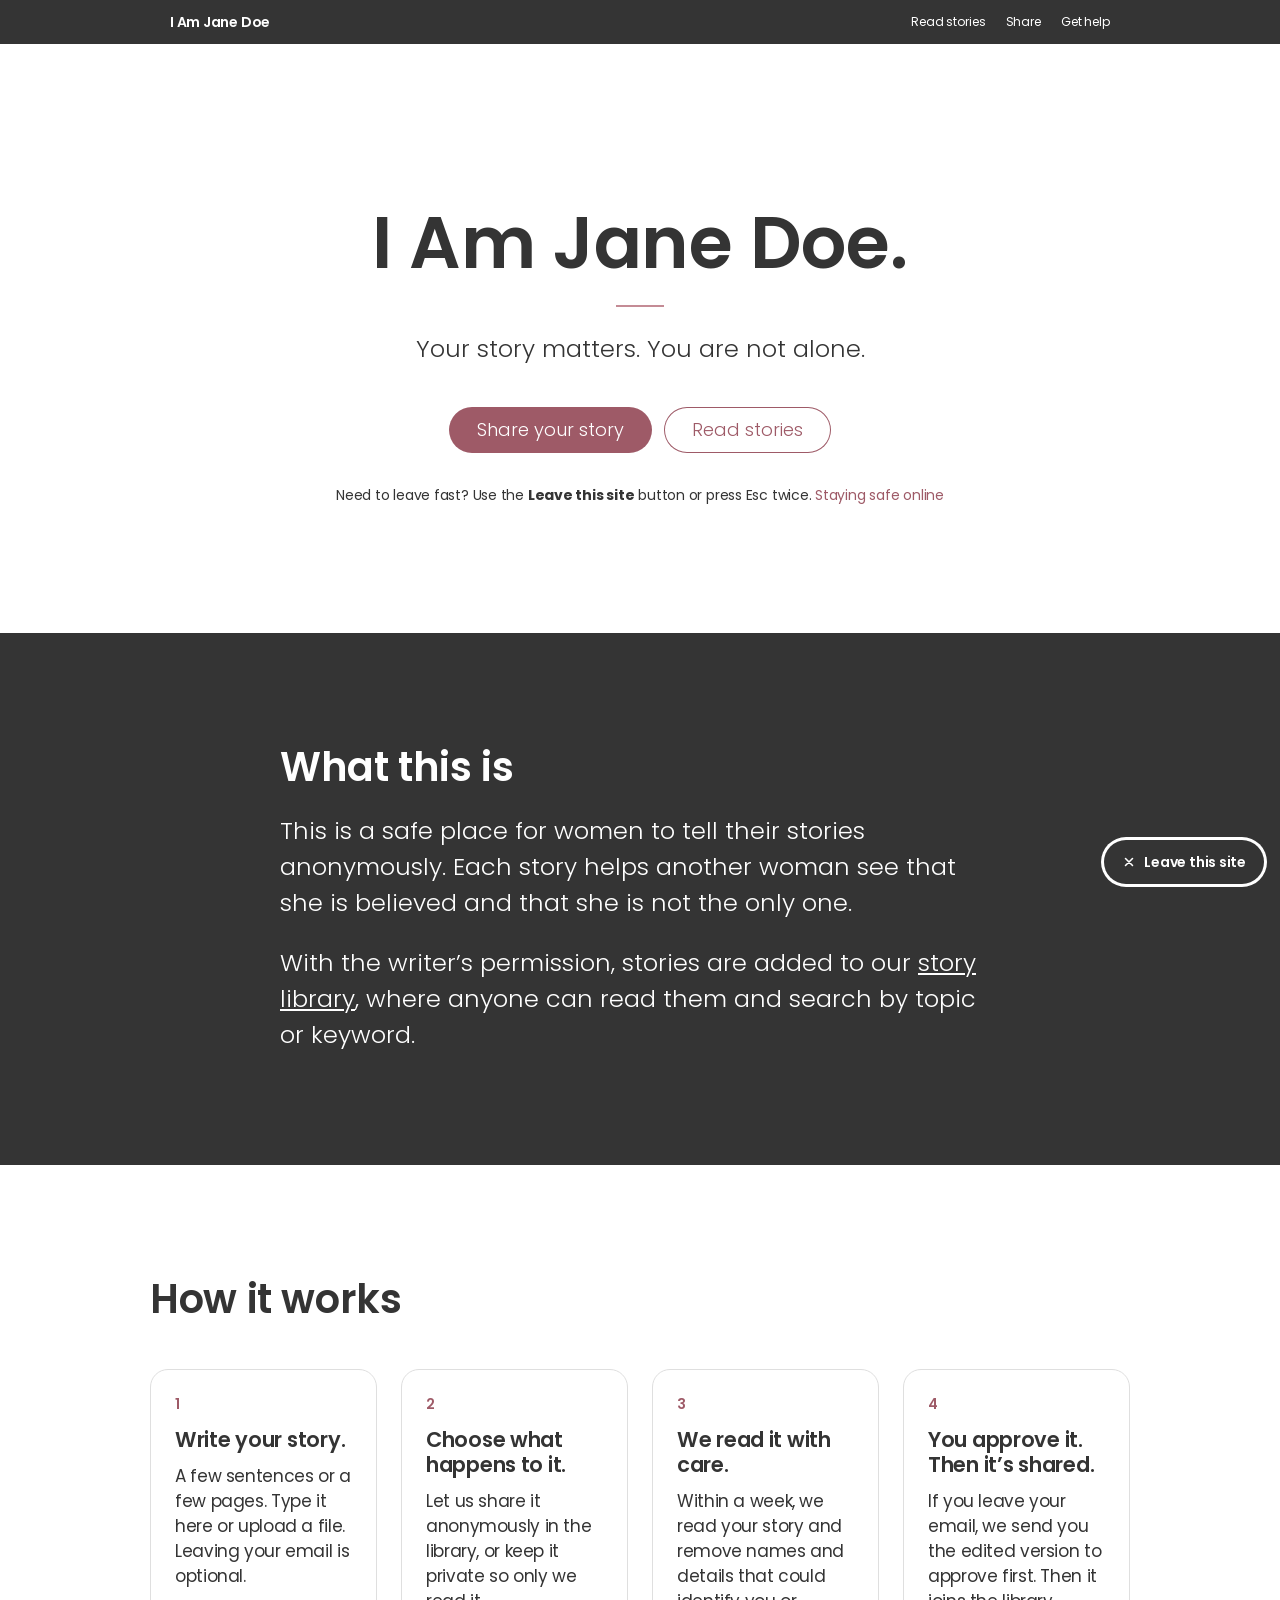
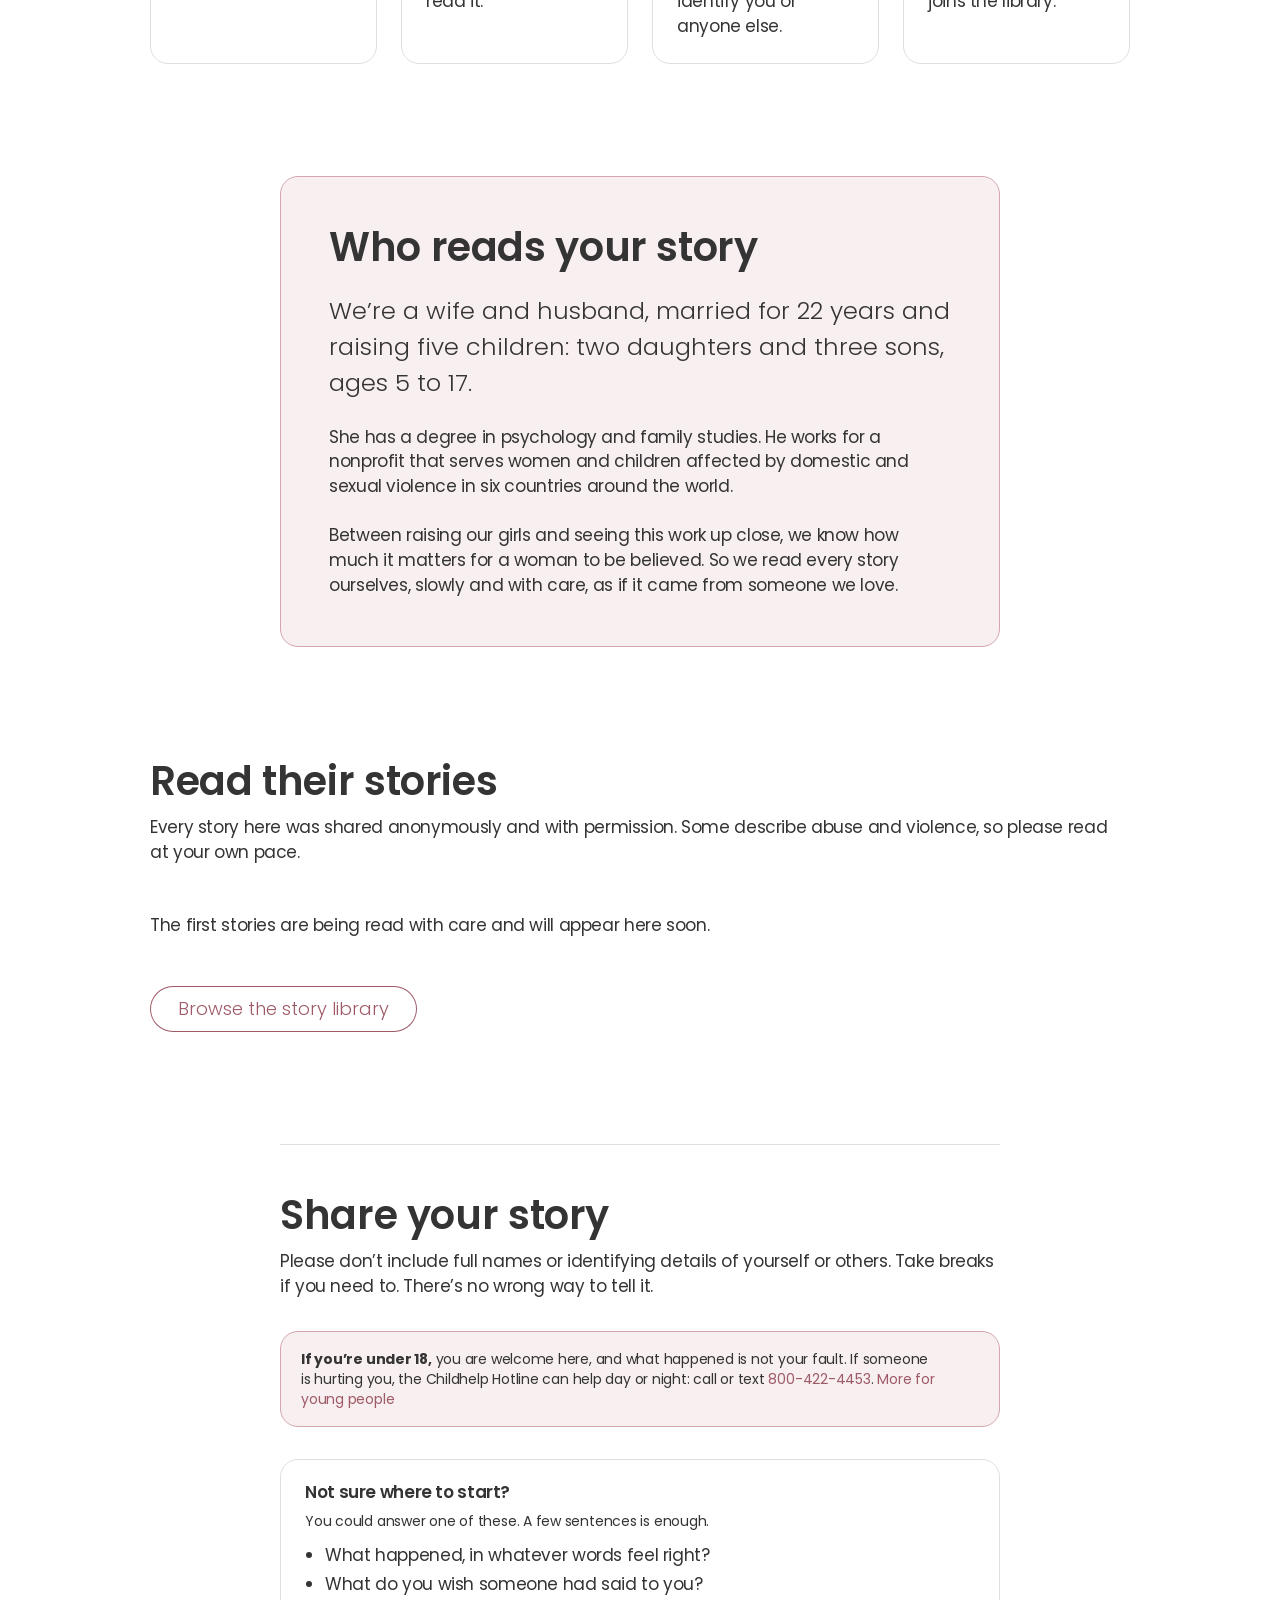
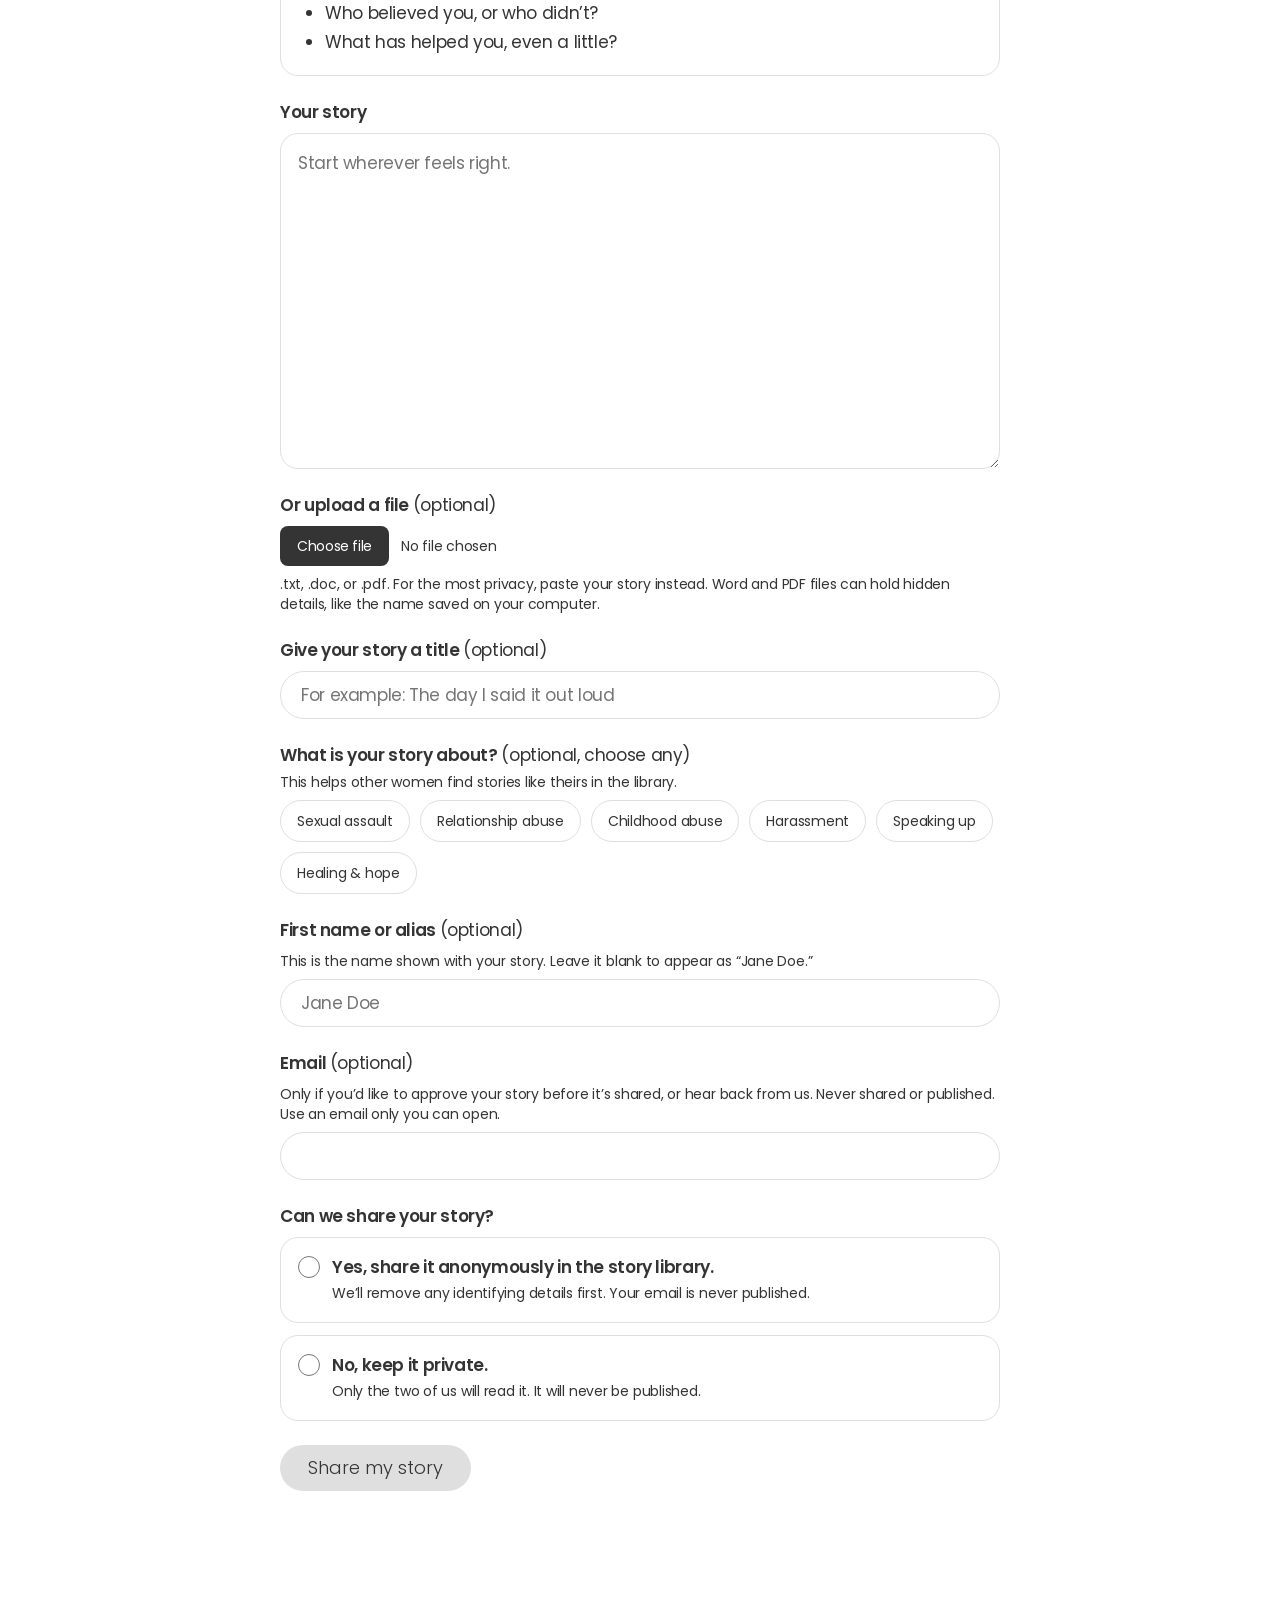
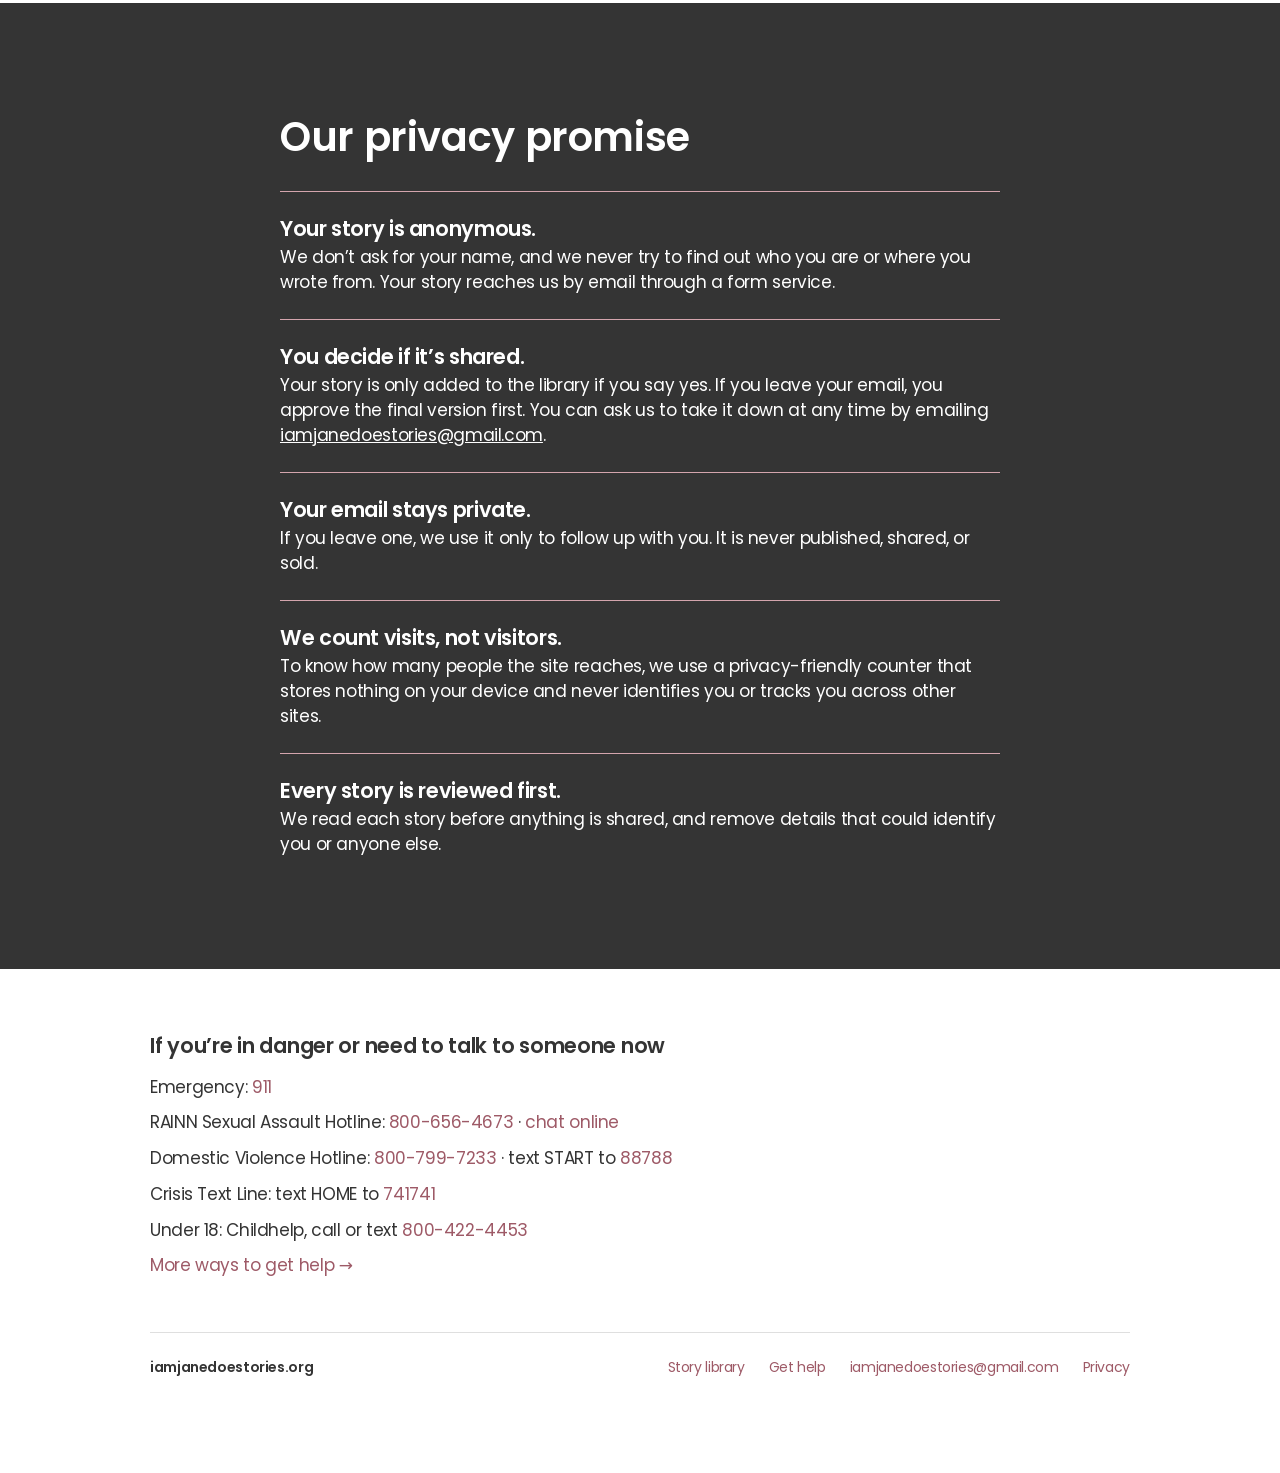
<file: index.html>
<!DOCTYPE html>
<html lang="en">
<head>
  <meta charset="utf-8">
  <meta name="viewport" content="width=device-width, initial-scale=1">
  <title>I Am Jane Doe</title>
  <meta name="description" content="A safe place for women to share their stories anonymously, and a library of stories so no woman feels alone.">
  <link rel="icon" type="image/png" href="assets/icon-512.png">
  <link rel="apple-touch-icon" href="assets/apple-touch-icon.png">
  <meta name="theme-color" content="#9e5a67">
  <meta property="og:type" content="website">
  <meta property="og:site_name" content="I Am Jane Doe">
  <meta property="og:title" content="I Am Jane Doe">
  <meta property="og:description" content="A safe place for women to share their stories anonymously, and a library of stories so no woman feels alone.">
  <meta property="og:url" content="https://iamjanedoestories.org/">
  <meta property="og:image" content="https://iamjanedoestories.org/assets/og-image.png">
  <meta property="og:image:width" content="1200">
  <meta property="og:image:height" content="630">
  <meta property="og:image:alt" content="I Am Jane Doe. Your story matters. You are not alone.">
  <meta name="twitter:card" content="summary_large_image">
  <link rel="stylesheet" href="assets/site.css">
  <script src="assets/exit.js" defer></script>
  <script src="assets/stories.js" defer></script>
  <script src="assets/form.js" defer></script>
  <script>
    // Visit counting (GoatCounter): no cookies, nothing that identifies a visitor.
    // Count only the page name, never search words or other details in the address.
    window.goatcounter = { path: function () { return location.pathname; } };
  </script>
  <script data-goatcounter="https://iamjanedoe.goatcounter.com/count" async src="https://gc.zgo.at/count.js"></script>
</head>
<body>

  <a class="quick-exit" id="quick-exit" href="https://weather.com" rel="noreferrer">
    <svg viewBox="0 0 16 16" aria-hidden="true"><path d="M4 4l8 8M12 4l-8 8" stroke="currentColor" stroke-width="1.8" stroke-linecap="round"/></svg>
    Leave this site
  </a>

  <header class="site-header">
    <div class="inner">
      <a class="brand" href="index.html">I Am Jane Doe</a>
      <nav aria-label="Main">
        <a href="stories.html">Read stories</a>
        <a href="#share">Share</a>
        <a href="help.html">Get help</a>
      </nav>
    </div>
  </header>

  <main>
    <section class="hero" id="top">
      <div class="inner">
        <h1>I Am Jane Doe.</h1>
        <span class="rule" aria-hidden="true"></span>
        <p class="lead">Your story matters. You are not alone.</p>
        <div class="actions">
          <a class="btn" href="#share">Share your story</a>
          <a class="btn secondary" href="stories.html">Read stories</a>
        </div>
        <p class="caption" style="margin-top: 8px;">Need to leave fast? Use the <strong>Leave this site</strong> button or press Esc twice. <a href="help.html#online-safety">Staying safe online</a></p>
      </div>
    </section>

    <section class="section dark" aria-labelledby="what-h">
      <div class="wrap narrow">
        <h2 class="h2" id="what-h">What this is</h2>
        <p class="lead">This is a safe place for women to tell their stories anonymously. Each story helps another woman see that she is believed and that she is not the only one.</p>
        <p class="lead">With the writer’s permission, stories are added to our <a href="stories.html">story library</a>, where anyone can read them and search by topic or keyword.</p>
      </div>
    </section>

    <section class="section" aria-labelledby="how-h">
      <div class="wrap">
        <h2 class="h2" id="how-h">How it works</h2>
        <ol class="steps">
          <li>
            <span class="num">1</span>
            <span class="title">Write your story.</span>
            <span>A few sentences or a few pages. Type it here or upload a file. Leaving your email is optional.</span>
          </li>
          <li>
            <span class="num">2</span>
            <span class="title">Choose what happens to it.</span>
            <span>Let us share it anonymously in the library, or keep it private so only we read it.</span>
          </li>
          <li>
            <span class="num">3</span>
            <span class="title">We read it with care.</span>
            <span>Within a week, we read your story and remove names and details that could identify you or anyone else.</span>
          </li>
          <li>
            <span class="num">4</span>
            <span class="title">You approve it. Then it’s shared.</span>
            <span>If you leave your email, we send you the edited version to approve first. Then it joins the library.</span>
          </li>
        </ol>
      </div>
    </section>

    <section class="section who" aria-labelledby="who-h" style="padding-top: 0;">
      <div class="wrap narrow who-card">
        <h2 class="h2" id="who-h">Who reads your story</h2>
        <p class="lead">We’re a wife and husband, married for 22 years and raising five children: two daughters and three sons, ages 5 to 17.</p>
        <p>She has a degree in psychology and family studies. He works for a nonprofit that serves women and children affected by domestic and sexual violence in six countries around the world.</p>
        <p>Between raising our girls and seeing this work up close, we know how much it matters for a woman to be believed. So we read every story ourselves, slowly and with care, as if it came from someone we love.</p>
      </div>
    </section>

    <section class="section" id="story-preview" aria-labelledby="read-h" style="padding-top: 0;">
      <div class="wrap">
        <div class="stack-12">
          <h2 class="h2" id="read-h">Read their stories</h2>
          <p>Every story here was shared anonymously and with permission. Some describe abuse and violence, so please read at your own pace.</p>
        </div>
        <ul class="story-grid" id="preview-list" aria-live="polite"></ul>
        <p id="preview-empty" hidden>The first stories are being read with care and will appear here soon.</p>
        <div><a class="btn secondary" href="stories.html" id="preview-total">Browse the story library</a></div>
      </div>
    </section>

    <section class="section" id="share" aria-labelledby="share-h" style="padding-top: 0; scroll-margin-top: 44px;">
      <div class="wrap narrow" style="gap: 32px;">
        <div class="stack-12" style="padding-top: 24px; border-top: 1px solid var(--gray-light);">
          <h2 class="h2" id="share-h" style="padding-top: 24px;">Share your story</h2>
          <p>Please don’t include full names or identifying details of yourself or others. Take breaks if you need to. There’s no wrong way to tell it.</p>
        </div>

        <p class="care"><strong>If you’re under 18,</strong> you are welcome here, and what happened is not your fault. If someone is hurting you, the Childhelp Hotline can help day or night: call or text <a href="tel:18004224453">800-422-4453</a>. <a href="help.html#under-18">More for young people</a></p>

        <div class="thanks" id="thanks" role="status" tabindex="-1" hidden>
          <p class="big">Thank you. You were brave today.</p>
          <p id="thanks-detail"></p>
          <p class="caption">If you’re on a shared device, you may want to <a href="help.html#online-safety">clear your browsing history</a>.</p>
          <a href="stories.html">Read other women’s stories</a>
        </div>

        <form class="form" id="story-form" novalidate>
          <div class="prompts">
            <p style="font-weight: 600;">Not sure where to start?</p>
            <p class="caption">You could answer one of these. A few sentences is enough.</p>
            <ul>
              <li>What happened, in whatever words feel right?</li>
              <li>What do you wish someone had said to you?</li>
              <li>Who believed you, or who didn’t?</li>
              <li>What has helped you, even a little?</li>
            </ul>
          </div>

          <label class="field">
            <span class="label">Your story</span>
            <textarea class="textarea" name="story" rows="12" placeholder="Start wherever feels right."></textarea>
          </label>

          <div class="field">
            <span class="label">Or upload a file <span class="opt">(optional)</span></span>
            <label class="file-pick">
              <span class="pick">Choose file</span>
              <span class="caption" id="file-label" style="overflow-wrap: anywhere;">No file chosen</span>
              <input type="file" name="attachment" accept=".txt,.doc,.docx,.pdf">
            </label>
            <span class="caption">.txt, .doc, or .pdf. For the most privacy, paste your story instead. Word and PDF files can hold hidden details, like the name saved on your computer.</span>
          </div>

          <label class="field">
            <span class="label">Give your story a title <span class="opt">(optional)</span></span>
            <input class="input" type="text" name="title" placeholder="For example: The day I said it out loud" autocomplete="off" maxlength="120">
          </label>

          <fieldset class="field" hidden>
            <legend>What is your story about? <span class="opt">(optional, choose any)</span></legend>
            <span class="caption" style="margin-top: -4px;">This helps other women find stories like theirs in the library.</span>
            <div class="check-grid" id="topic-choices"></div>
          </fieldset>

          <label class="field">
            <span class="label">First name or alias <span class="opt">(optional)</span></span>
            <span class="caption">This is the name shown with your story. Leave it blank to appear as “Jane Doe.”</span>
            <input class="input" type="text" name="alias" placeholder="Jane Doe" autocomplete="off" maxlength="40">
          </label>

          <label class="field">
            <span class="label">Email <span class="opt">(optional)</span></span>
            <span class="caption">Only if you’d like to approve your story before it’s shared, or hear back from us. Never shared or published. Use an email only you can open.</span>
            <input class="input" type="email" name="email" autocomplete="email">
          </label>

          <fieldset class="field">
            <legend>Can we share your story?</legend>
            <div class="choices">
              <label class="choice">
                <input type="radio" name="sharing" value="share" required>
                <span><strong>Yes, share it anonymously in the story library.</strong>
                  <span class="caption">We’ll remove any identifying details first. Your email is never published.</span></span>
              </label>
              <label class="choice">
                <input type="radio" name="sharing" value="private">
                <span><strong>No, keep it private.</strong>
                  <span class="caption">Only the two of us will read it. It will never be published.</span></span>
              </label>
            </div>
          </fieldset>

          <label class="approve" id="approve-row" hidden>
            <input type="checkbox" name="approve" value="yes" checked>
            <span>Email me the edited version to approve before it’s published. <span class="caption" id="approve-hint">Add your email above to use this.</span></span>
          </label>

          <!-- spam trap: real people never see or fill this -->
          <div class="hp" aria-hidden="true"><label>Leave this empty <input type="text" name="_honey" tabindex="-1" autocomplete="off"></label></div>
          <input type="hidden" name="_template" value="table">

          <p class="caption" id="form-error" role="alert" hidden></p>

          <div><button class="btn" type="submit" id="submit-story" disabled>Share my story</button></div>
        </form>
      </div>
    </section>

    <section class="section dark" id="privacy" aria-labelledby="privacy-h">
      <div class="wrap narrow" style="gap: 32px;">
        <h2 class="h2" id="privacy-h">Our privacy promise</h2>
        <ul class="promise">
          <li>
            <span class="t">Your story is anonymous.</span>
            <span>We don’t ask for your name, and we never try to find out who you are or where you wrote from. Your story reaches us by email through a form service.</span>
          </li>
          <li>
            <span class="t">You decide if it’s shared.</span>
            <span>Your story is only added to the library if you say yes. If you leave your email, you approve the final version first. You can ask us to take it down at any time by emailing <a href="mailto:iamjanedoestories@gmail.com">iamjanedoestories@gmail.com</a>.</span>
          </li>
          <li>
            <span class="t">Your email stays private.</span>
            <span>If you leave one, we use it only to follow up with you. It is never published, shared, or sold.</span>
          </li>
          <li>
            <span class="t">We count visits, not visitors.</span>
            <span>To know how many people the site reaches, we use a privacy-friendly counter that stores nothing on your device and never identifies you or tracks you across other sites.</span>
          </li>
          <li>
            <span class="t">Every story is reviewed first.</span>
            <span>We read each story before anything is shared, and remove details that could identify you or anyone else.</span>
          </li>
        </ul>
      </div>
    </section>
  </main>

  <footer class="site-footer">
    <div class="wrap">
      <div class="stack-12">
        <p style="font-size: 21px; font-weight: 600; line-height: 1.19; letter-spacing: -0.28px;">If you’re in danger or need to talk to someone now</p>
        <div class="helplines">
          <span>Emergency: <a href="tel:911">911</a></span>
          <span>RAINN Sexual Assault Hotline: <a href="tel:18006564673">800-656-4673</a> · <a href="https://rainn.org/help-and-healing/hotline/" target="_blank" rel="noopener">chat online</a></span>
          <span>Domestic Violence Hotline: <a href="tel:18007997233">800-799-7233</a> · text START to <a href="sms:88788">88788</a></span>
          <span>Crisis Text Line: text HOME to <a href="sms:741741">741741</a></span>
          <span>Under 18: Childhelp, call or text <a href="tel:18004224453">800-422-4453</a></span>
          <span><a href="help.html">More ways to get help →</a></span>
        </div>
      </div>
      <div class="foot-row">
        <span style="font-weight: 600;">iamjanedoestories.org</span>
        <div class="links">
          <a href="stories.html">Story library</a>
          <a href="help.html">Get help</a>
          <a href="mailto:iamjanedoestories@gmail.com">iamjanedoestories@gmail.com</a>
          <a href="#privacy">Privacy</a>
        </div>
      </div>
    </div>
  </footer>

</body>
</html>
</file>
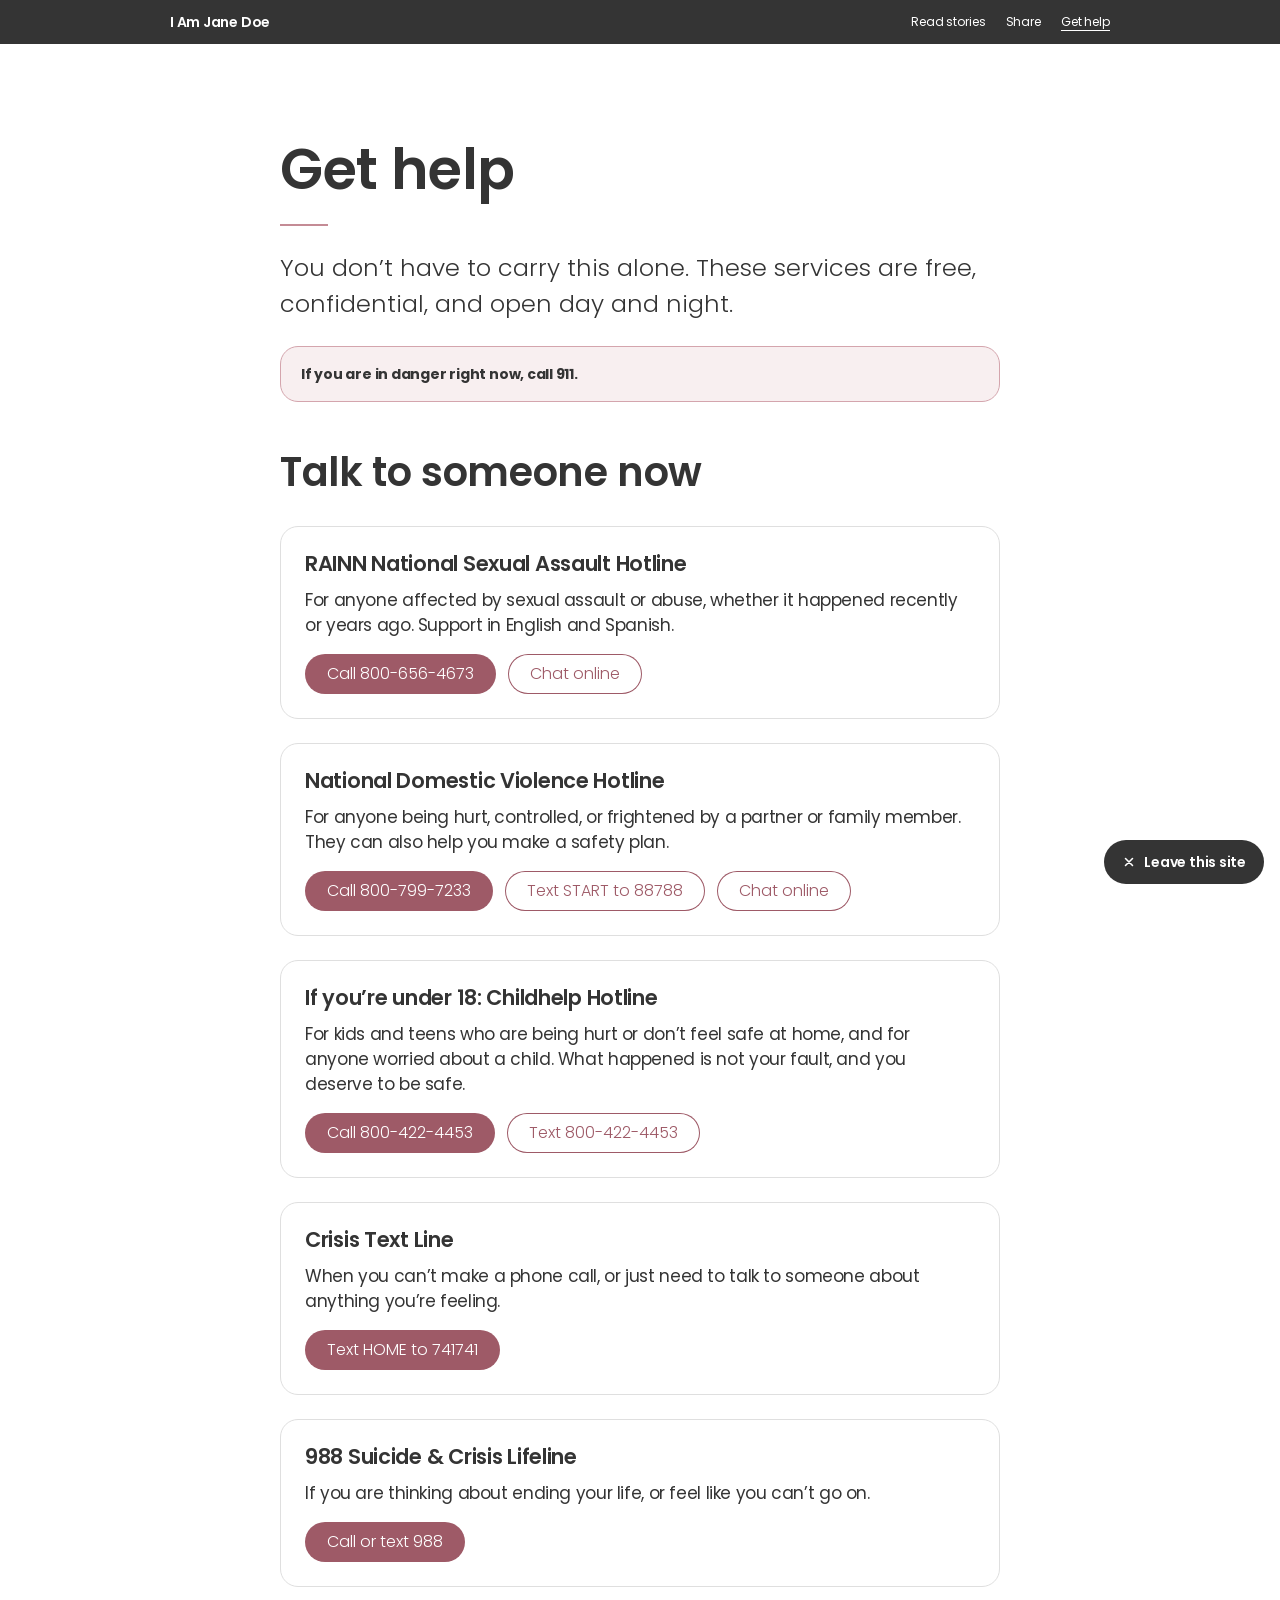
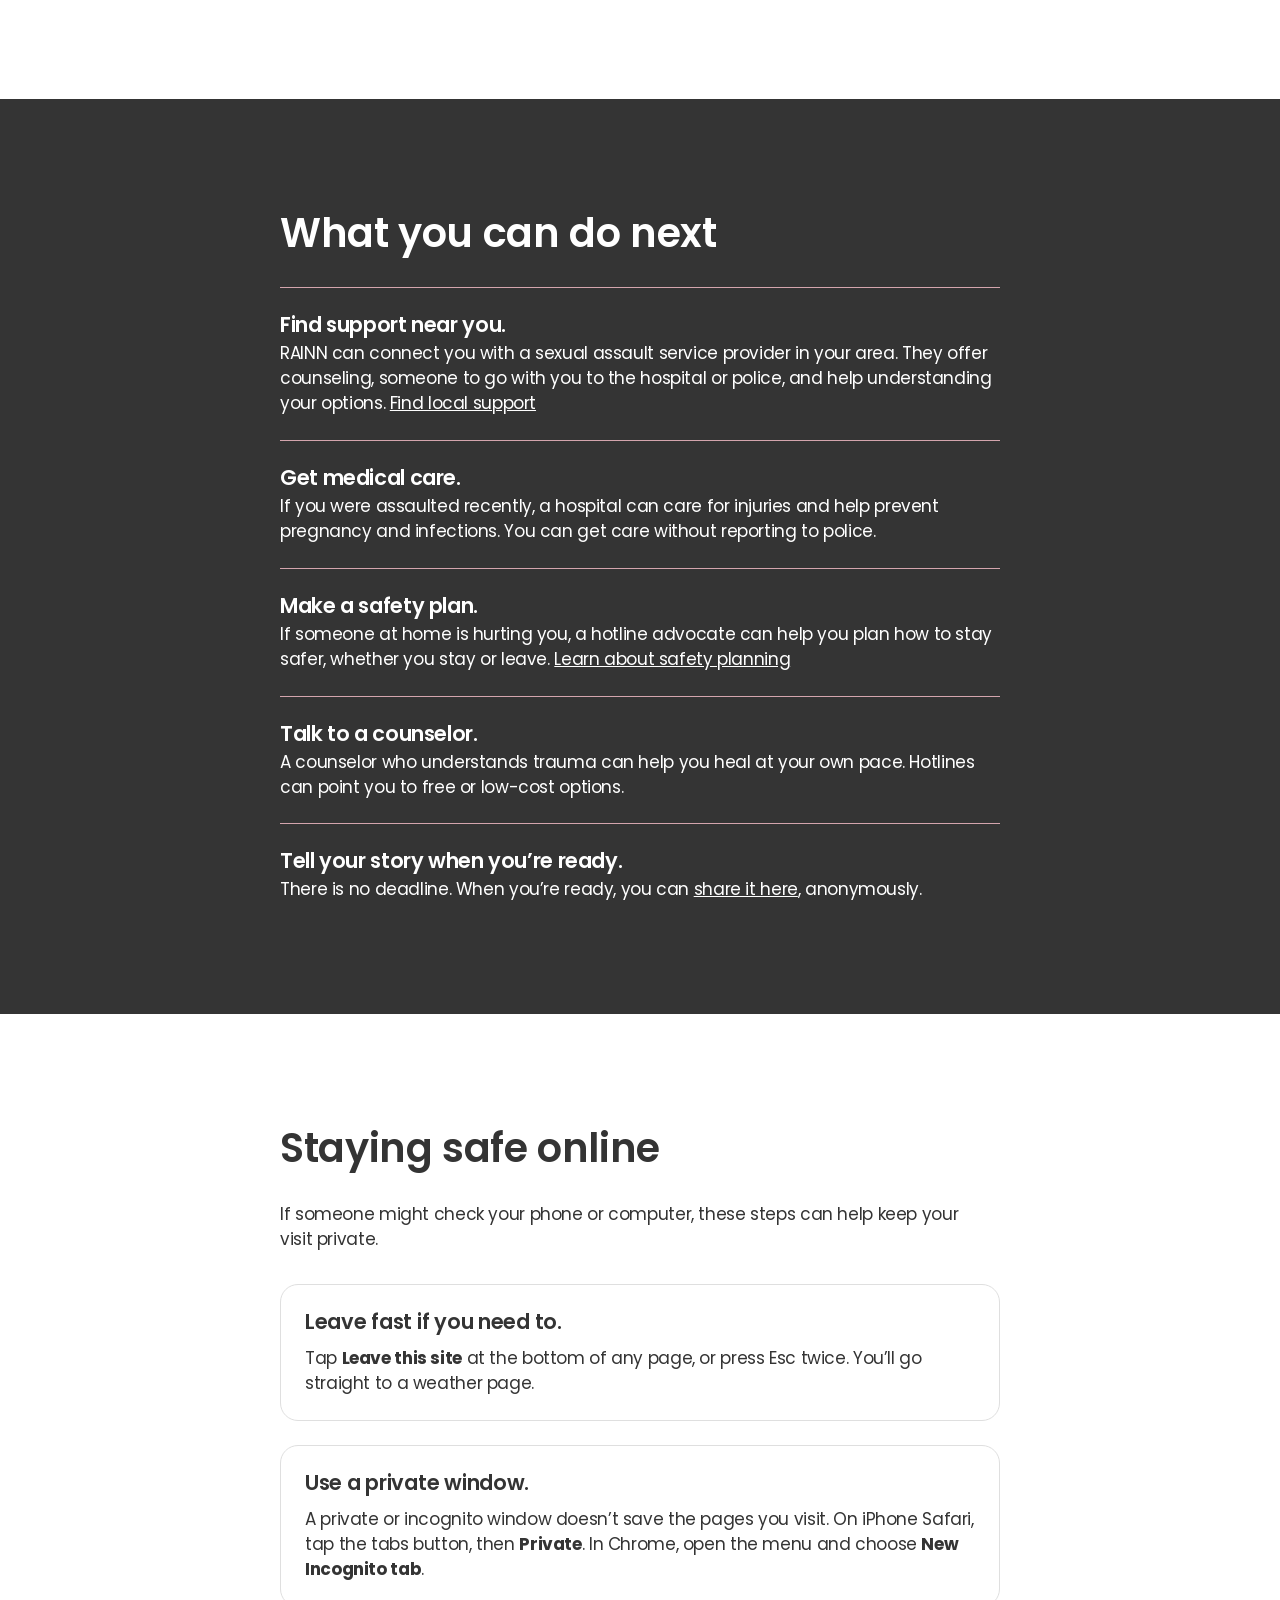
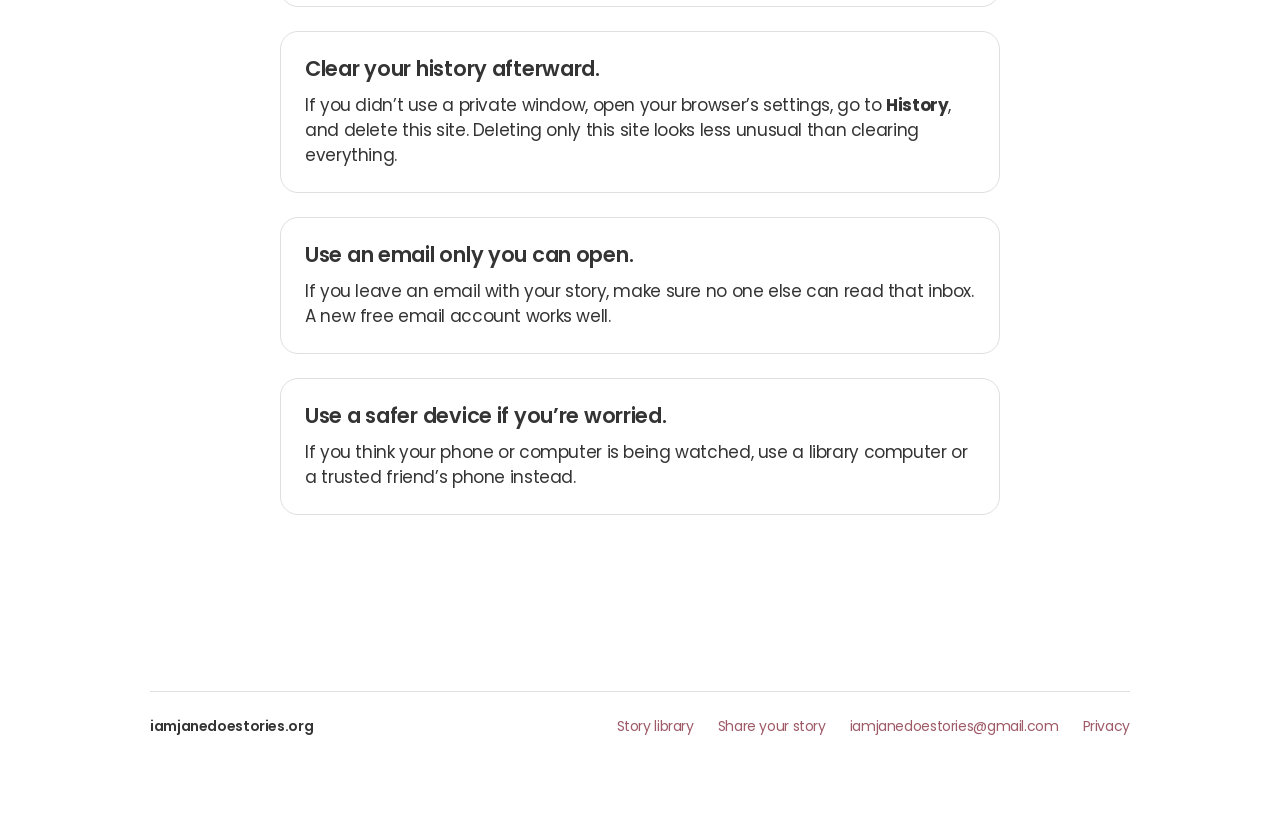
<file: help.html>
<!DOCTYPE html>
<html lang="en">
<head>
  <meta charset="utf-8">
  <meta name="viewport" content="width=device-width, initial-scale=1">
  <title>Get Help · I Am Jane Doe</title>
  <meta name="description" content="Ways to get help right now by phone, text or online chat, and how to stay safe online.">
  <link rel="icon" type="image/png" href="assets/icon-512.png">
  <link rel="apple-touch-icon" href="assets/apple-touch-icon.png">
  <meta name="theme-color" content="#9e5a67">
  <meta property="og:type" content="website">
  <meta property="og:site_name" content="I Am Jane Doe">
  <meta property="og:title" content="Get Help · I Am Jane Doe">
  <meta property="og:description" content="Ways to get help right now by phone, text or online chat, and how to stay safe online.">
  <meta property="og:url" content="https://iamjanedoestories.org/help.html">
  <meta property="og:image" content="https://iamjanedoestories.org/assets/og-image.png">
  <meta property="og:image:width" content="1200">
  <meta property="og:image:height" content="630">
  <meta property="og:image:alt" content="I Am Jane Doe. Your story matters. You are not alone.">
  <meta name="twitter:card" content="summary_large_image">
  <link rel="stylesheet" href="assets/site.css">
  <script src="assets/exit.js" defer></script>
  <script>
    // Visit counting (GoatCounter): no cookies, nothing that identifies a visitor.
    // Count only the page name, never search words or other details in the address.
    window.goatcounter = { path: function () { return location.pathname; } };
  </script>
  <script data-goatcounter="https://iamjanedoe.goatcounter.com/count" async src="https://gc.zgo.at/count.js"></script>
</head>
<body>

  <a class="quick-exit" id="quick-exit" href="https://weather.com" rel="noreferrer">
    <svg viewBox="0 0 16 16" aria-hidden="true"><path d="M4 4l8 8M12 4l-8 8" stroke="currentColor" stroke-width="1.8" stroke-linecap="round"/></svg>
    Leave this site
  </a>

  <header class="site-header">
    <div class="inner">
      <a class="brand" href="index.html">I Am Jane Doe</a>
      <nav aria-label="Main">
        <a href="stories.html">Read stories</a>
        <a href="index.html#share">Share</a>
        <a href="help.html" aria-current="page">Get help</a>
      </nav>
    </div>
  </header>

  <main>
    <section class="lib-head">
      <div class="wrap narrow">
        <h1 class="h2" style="font-size: clamp(36px, 8vw, 56px); line-height: 1.07;">Get help</h1>
        <span class="rule" aria-hidden="true"></span>
        <p class="lead">You don’t have to carry this alone. These services are free, confidential, and open day and night.</p>
        <p class="care"><strong>If you are in danger right now, call 911.</strong></p>
      </div>
    </section>

    <section class="section" style="padding-top: 48px;" aria-labelledby="talk-h">
      <div class="wrap narrow" style="gap: 32px;">
        <h2 class="h2" id="talk-h">Talk to someone now</h2>
        <ul class="help-list">
          <li class="story">
            <h3>RAINN National Sexual Assault Hotline</h3>
            <p>For anyone affected by sexual assault or abuse, whether it happened recently or years ago. Support in English and Spanish.</p>
            <div class="help-actions">
              <a class="btn" href="tel:18006564673">Call 800-656-4673</a>
              <a class="btn secondary" href="https://rainn.org/help-and-healing/hotline/" target="_blank" rel="noopener">Chat online</a>
            </div>
          </li>
          <li class="story">
            <h3>National Domestic Violence Hotline</h3>
            <p>For anyone being hurt, controlled, or frightened by a partner or family member. They can also help you make a safety plan.</p>
            <div class="help-actions">
              <a class="btn" href="tel:18007997233">Call 800-799-7233</a>
              <a class="btn secondary" href="sms:88788">Text START to 88788</a>
              <a class="btn secondary" href="https://www.thehotline.org" target="_blank" rel="noopener">Chat online</a>
            </div>
          </li>
          <li class="story" id="under-18" style="scroll-margin-top: 64px;">
            <h3>If you’re under 18: Childhelp Hotline</h3>
            <p>For kids and teens who are being hurt or don’t feel safe at home, and for anyone worried about a child. What happened is not your fault, and you deserve to be safe.</p>
            <div class="help-actions">
              <a class="btn" href="tel:18004224453">Call 800-422-4453</a>
              <a class="btn secondary" href="sms:18004224453">Text 800-422-4453</a>
            </div>
          </li>
          <li class="story">
            <h3>Crisis Text Line</h3>
            <p>When you can’t make a phone call, or just need to talk to someone about anything you’re feeling.</p>
            <div class="help-actions">
              <a class="btn" href="sms:741741">Text HOME to 741741</a>
            </div>
          </li>
          <li class="story">
            <h3>988 Suicide &amp; Crisis Lifeline</h3>
            <p>If you are thinking about ending your life, or feel like you can’t go on.</p>
            <div class="help-actions">
              <a class="btn" href="tel:988">Call or text 988</a>
            </div>
          </li>
        </ul>
      </div>
    </section>

    <section class="section dark" id="next" aria-labelledby="next-h">
      <div class="wrap narrow" style="gap: 32px;">
        <h2 class="h2" id="next-h">What you can do next</h2>
        <ul class="promise">
          <li>
            <span class="t">Find support near you.</span>
            <span>RAINN can connect you with a sexual assault service provider in your area. They offer counseling, someone to go with you to the hospital or police, and help understanding your options. <a href="https://rainn.org/help-and-healing/hotline/" target="_blank" rel="noopener">Find local support</a></span>
          </li>
          <li>
            <span class="t">Get medical care.</span>
            <span>If you were assaulted recently, a hospital can care for injuries and help prevent pregnancy and infections. You can get care without reporting to police.</span>
          </li>
          <li>
            <span class="t">Make a safety plan.</span>
            <span>If someone at home is hurting you, a hotline advocate can help you plan how to stay safer, whether you stay or leave. <a href="https://www.thehotline.org" target="_blank" rel="noopener">Learn about safety planning</a></span>
          </li>
          <li>
            <span class="t">Talk to a counselor.</span>
            <span>A counselor who understands trauma can help you heal at your own pace. Hotlines can point you to free or low-cost options.</span>
          </li>
          <li>
            <span class="t">Tell your story when you’re ready.</span>
            <span>There is no deadline. When you’re ready, you can <a href="index.html#share">share it here</a>, anonymously.</span>
          </li>
        </ul>
      </div>
    </section>

    <section class="section" id="online-safety" aria-labelledby="safe-h" style="scroll-margin-top: 44px;">
      <div class="wrap narrow" style="gap: 32px;">
        <h2 class="h2" id="safe-h">Staying safe online</h2>
        <p>If someone might check your phone or computer, these steps can help keep your visit private.</p>
        <ol class="steps steps-1col">
          <li>
            <span class="title">Leave fast if you need to.</span>
            <span>Tap <strong>Leave this site</strong> at the bottom of any page, or press Esc twice. You’ll go straight to a weather page.</span>
          </li>
          <li>
            <span class="title">Use a private window.</span>
            <span>A private or incognito window doesn’t save the pages you visit. On iPhone Safari, tap the tabs button, then <strong>Private</strong>. In Chrome, open the menu and choose <strong>New Incognito tab</strong>.</span>
          </li>
          <li>
            <span class="title">Clear your history afterward.</span>
            <span>If you didn’t use a private window, open your browser’s settings, go to <strong>History</strong>, and delete this site. Deleting only this site looks less unusual than clearing everything.</span>
          </li>
          <li>
            <span class="title">Use an email only you can open.</span>
            <span>If you leave an email with your story, make sure no one else can read that inbox. A new free email account works well.</span>
          </li>
          <li>
            <span class="title">Use a safer device if you’re worried.</span>
            <span>If you think your phone or computer is being watched, use a library computer or a trusted friend’s phone instead.</span>
          </li>
        </ol>
      </div>
    </section>
  </main>

  <footer class="site-footer">
    <div class="wrap">
      <div class="foot-row">
        <span style="font-weight: 600;">iamjanedoestories.org</span>
        <div class="links">
          <a href="stories.html">Story library</a>
          <a href="index.html#share">Share your story</a>
          <a href="mailto:iamjanedoestories@gmail.com">iamjanedoestories@gmail.com</a>
          <a href="index.html#privacy">Privacy</a>
        </div>
      </div>
    </div>
  </footer>

</body>
</html>
</file>
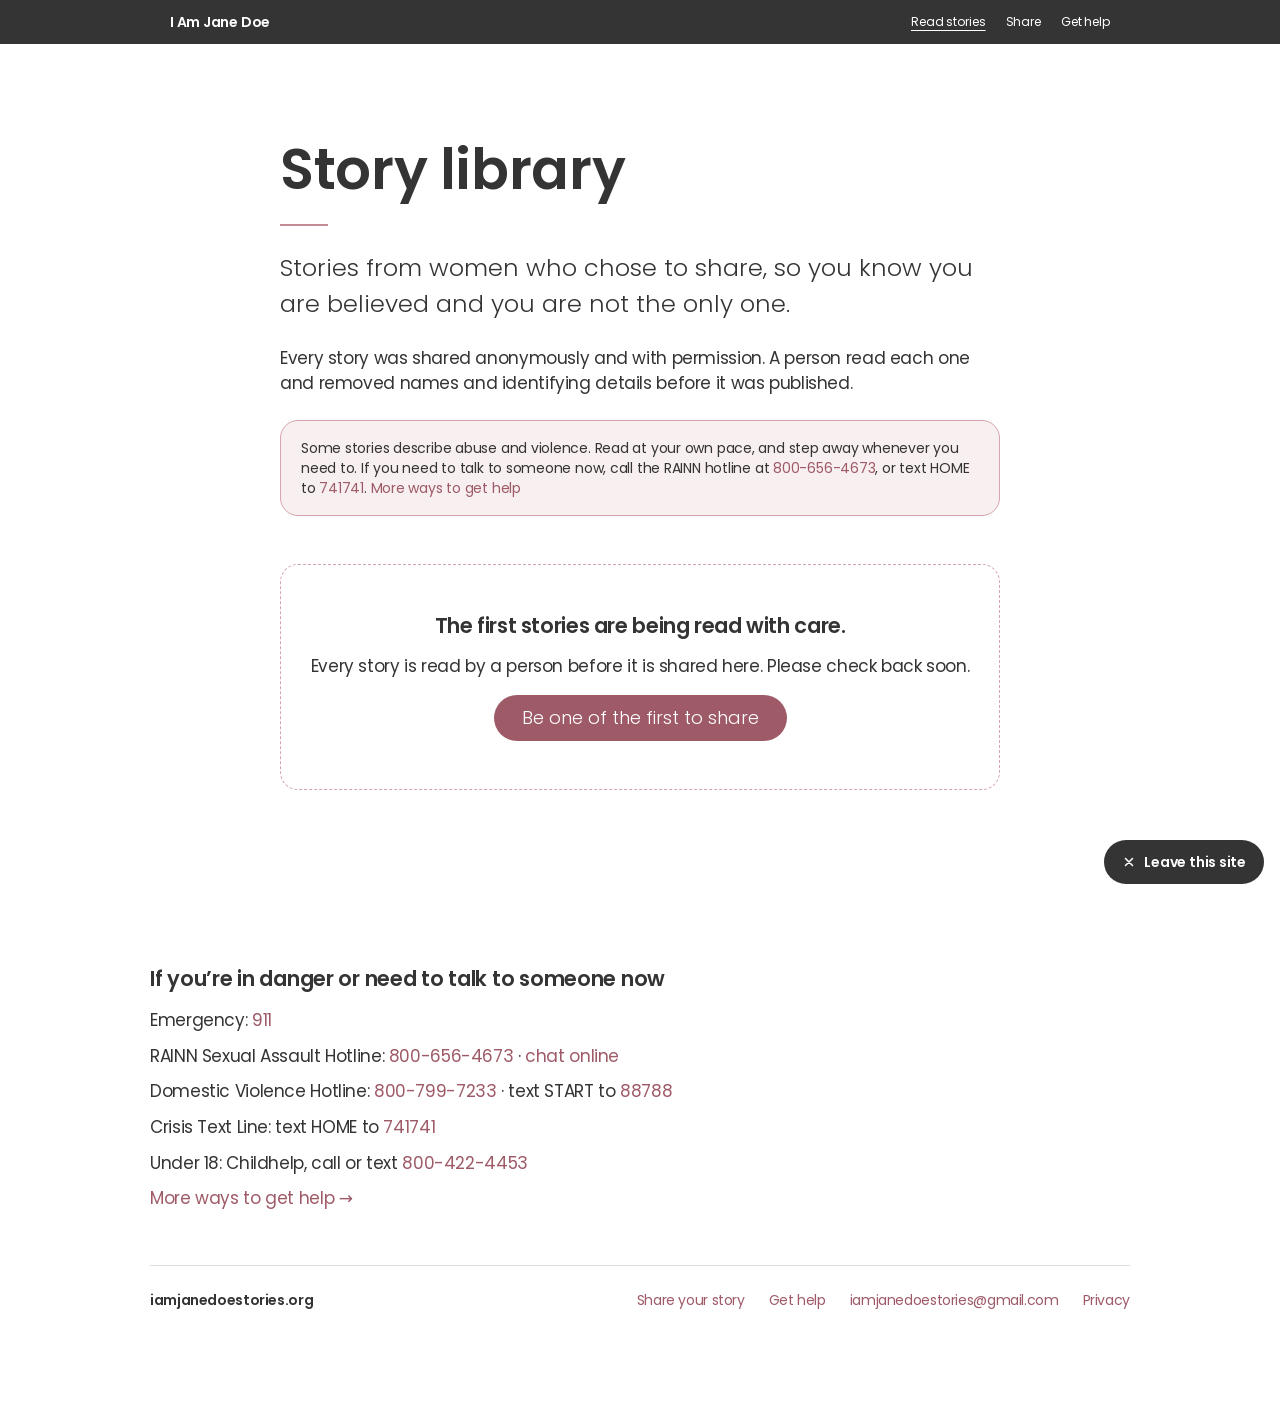
<file: stories.html>
<!DOCTYPE html>
<html lang="en">
<head>
  <meta charset="utf-8">
  <meta name="viewport" content="width=device-width, initial-scale=1">
  <title>Story Library · I Am Jane Doe</title>
  <meta name="description" content="Read stories shared anonymously by women. Search by keyword or topic. You are not alone.">
  <link rel="icon" type="image/png" href="assets/icon-512.png">
  <link rel="apple-touch-icon" href="assets/apple-touch-icon.png">
  <meta name="theme-color" content="#9e5a67">
  <meta property="og:type" content="website">
  <meta property="og:site_name" content="I Am Jane Doe">
  <meta property="og:title" content="Story Library · I Am Jane Doe">
  <meta property="og:description" content="Read stories shared anonymously by women. Search by keyword or topic. You are not alone.">
  <meta property="og:url" content="https://iamjanedoestories.org/stories.html">
  <meta property="og:image" content="https://iamjanedoestories.org/assets/og-image.png">
  <meta property="og:image:width" content="1200">
  <meta property="og:image:height" content="630">
  <meta property="og:image:alt" content="I Am Jane Doe. Your story matters. You are not alone.">
  <meta name="twitter:card" content="summary_large_image">
  <link rel="stylesheet" href="assets/site.css">
  <script src="assets/exit.js" defer></script>
  <script src="assets/stories.js" defer></script>
  <script>
    // Visit counting (GoatCounter): no cookies, nothing that identifies a visitor.
    // Count only the page name, never search words or other details in the address.
    window.goatcounter = { path: function () { return location.pathname; } };
  </script>
  <script data-goatcounter="https://iamjanedoe.goatcounter.com/count" async src="https://gc.zgo.at/count.js"></script>
</head>
<body>

  <a class="quick-exit" id="quick-exit" href="https://weather.com" rel="noreferrer">
    <svg viewBox="0 0 16 16" aria-hidden="true"><path d="M4 4l8 8M12 4l-8 8" stroke="currentColor" stroke-width="1.8" stroke-linecap="round"/></svg>
    Leave this site
  </a>

  <header class="site-header">
    <div class="inner">
      <a class="brand" href="index.html">I Am Jane Doe</a>
      <nav aria-label="Main">
        <a href="stories.html" aria-current="page">Read stories</a>
        <a href="index.html#share">Share</a>
        <a href="help.html">Get help</a>
      </nav>
    </div>
  </header>

  <main id="library">
    <section class="lib-head">
      <div class="wrap narrow">
        <h1 class="h2" style="font-size: clamp(36px, 8vw, 56px); line-height: 1.07;">Story library</h1>
        <span class="rule" aria-hidden="true"></span>
        <p class="lead">Stories from women who chose to share, so you know you are believed and you are not the only one.</p>
        <p>Every story was shared anonymously and with permission. A person read each one and removed names and identifying details before it was published.</p>
        <p class="care">Some stories describe abuse and violence. Read at your own pace, and step away whenever you need to. If you need to talk to someone now, call the RAINN hotline at <a href="tel:18006564673">800-656-4673</a>, or text HOME to <a href="sms:741741">741741</a>. <a href="help.html">More ways to get help</a></p>
      </div>
    </section>

    <section class="section" style="padding-top: 48px;">
      <div class="wrap narrow" style="gap: 32px;">
        <div class="toolbar">
          <form id="search-form" role="search" class="search">
            <svg viewBox="0 0 16 16" fill="none" stroke="currentColor" stroke-width="1.6" aria-hidden="true"><circle cx="7" cy="7" r="5.25"/><path d="M11 11l3.5 3.5" stroke-linecap="round"/></svg>
            <label for="story-search" class="sr-only">Search stories</label>
            <input id="story-search" type="search" placeholder="Search stories by word" autocomplete="off">
          </form>
          <div class="chips" id="topic-chips" role="group" aria-label="Filter by topic"></div>
          <div class="result-line">
            <span id="result-count" aria-live="polite">Loading stories…</span>
            <button type="button" class="linkish" id="clear-filters" hidden>Clear search</button>
          </div>
        </div>

        <ul class="story-list" id="story-list"></ul>

        <div class="empty" id="bottom-cta" style="border-style: solid; border-color: var(--gray-light);">
          <p class="big">Do you have a story to tell?</p>
          <p>You can share it anonymously, and you decide whether it’s published.</p>
          <a class="btn" href="index.html#share">Share your story</a>
        </div>
      </div>
    </section>
  </main>

  <footer class="site-footer">
    <div class="wrap">
      <div class="stack-12">
        <p style="font-size: 21px; font-weight: 600; line-height: 1.19; letter-spacing: -0.28px;">If you’re in danger or need to talk to someone now</p>
        <div class="helplines">
          <span>Emergency: <a href="tel:911">911</a></span>
          <span>RAINN Sexual Assault Hotline: <a href="tel:18006564673">800-656-4673</a> · <a href="https://rainn.org/help-and-healing/hotline/" target="_blank" rel="noopener">chat online</a></span>
          <span>Domestic Violence Hotline: <a href="tel:18007997233">800-799-7233</a> · text START to <a href="sms:88788">88788</a></span>
          <span>Crisis Text Line: text HOME to <a href="sms:741741">741741</a></span>
          <span>Under 18: Childhelp, call or text <a href="tel:18004224453">800-422-4453</a></span>
          <span><a href="help.html">More ways to get help →</a></span>
        </div>
      </div>
      <div class="foot-row">
        <span style="font-weight: 600;">iamjanedoestories.org</span>
        <div class="links">
          <a href="index.html#share">Share your story</a>
          <a href="help.html">Get help</a>
          <a href="mailto:iamjanedoestories@gmail.com">iamjanedoestories@gmail.com</a>
          <a href="index.html#privacy">Privacy</a>
        </div>
      </div>
    </div>
  </footer>

</body>
</html>
</file>
<file: assets/site.css>
/* I Am Jane Doe — shared styles
   Poppins is self-hosted (SIL Open Font License 1.1). Weight ladder: 300 / 400 / 600 / 700. */
@font-face { font-family: 'Poppins'; font-style: normal; font-weight: 300; font-display: swap; src: url("fonts/poppins-300-latin-ext.woff2") format('woff2'); unicode-range: U+0100-02BA, U+02BD-02C5, U+02C7-02CC, U+02CE-02D7, U+02DD-02FF, U+0304, U+0308, U+0329, U+1D00-1DBF, U+1E00-1E9F, U+1EF2-1EFF, U+2020, U+20A0-20AB, U+20AD-20C0, U+2113, U+2C60-2C7F, U+A720-A7FF; }
@font-face { font-family: 'Poppins'; font-style: normal; font-weight: 300; font-display: swap; src: url("fonts/poppins-300-latin.woff2") format('woff2'); unicode-range: U+0000-00FF, U+0131, U+0152-0153, U+02BB-02BC, U+02C6, U+02DA, U+02DC, U+0304, U+0308, U+0329, U+2000-206F, U+20AC, U+2122, U+2191, U+2193, U+2212, U+2215, U+FEFF, U+FFFD; }
@font-face { font-family: 'Poppins'; font-style: normal; font-weight: 400; font-display: swap; src: url("fonts/poppins-400-latin-ext.woff2") format('woff2'); unicode-range: U+0100-02BA, U+02BD-02C5, U+02C7-02CC, U+02CE-02D7, U+02DD-02FF, U+0304, U+0308, U+0329, U+1D00-1DBF, U+1E00-1E9F, U+1EF2-1EFF, U+2020, U+20A0-20AB, U+20AD-20C0, U+2113, U+2C60-2C7F, U+A720-A7FF; }
@font-face { font-family: 'Poppins'; font-style: normal; font-weight: 400; font-display: swap; src: url("fonts/poppins-400-latin.woff2") format('woff2'); unicode-range: U+0000-00FF, U+0131, U+0152-0153, U+02BB-02BC, U+02C6, U+02DA, U+02DC, U+0304, U+0308, U+0329, U+2000-206F, U+20AC, U+2122, U+2191, U+2193, U+2212, U+2215, U+FEFF, U+FFFD; }
@font-face { font-family: 'Poppins'; font-style: normal; font-weight: 600; font-display: swap; src: url("fonts/poppins-600-latin-ext.woff2") format('woff2'); unicode-range: U+0100-02BA, U+02BD-02C5, U+02C7-02CC, U+02CE-02D7, U+02DD-02FF, U+0304, U+0308, U+0329, U+1D00-1DBF, U+1E00-1E9F, U+1EF2-1EFF, U+2020, U+20A0-20AB, U+20AD-20C0, U+2113, U+2C60-2C7F, U+A720-A7FF; }
@font-face { font-family: 'Poppins'; font-style: normal; font-weight: 600; font-display: swap; src: url("fonts/poppins-600-latin.woff2") format('woff2'); unicode-range: U+0000-00FF, U+0131, U+0152-0153, U+02BB-02BC, U+02C6, U+02DA, U+02DC, U+0304, U+0308, U+0329, U+2000-206F, U+20AC, U+2122, U+2191, U+2193, U+2212, U+2215, U+FEFF, U+FFFD; }
@font-face { font-family: 'Poppins'; font-style: normal; font-weight: 700; font-display: swap; src: url("fonts/poppins-700-latin-ext.woff2") format('woff2'); unicode-range: U+0100-02BA, U+02BD-02C5, U+02C7-02CC, U+02CE-02D7, U+02DD-02FF, U+0304, U+0308, U+0329, U+1D00-1DBF, U+1E00-1E9F, U+1EF2-1EFF, U+2020, U+20A0-20AB, U+20AD-20C0, U+2113, U+2C60-2C7F, U+A720-A7FF; }
@font-face { font-family: 'Poppins'; font-style: normal; font-weight: 700; font-display: swap; src: url("fonts/poppins-700-latin.woff2") format('woff2'); unicode-range: U+0000-00FF, U+0131, U+0152-0153, U+02BB-02BC, U+02C6, U+02DA, U+02DC, U+0304, U+0308, U+0329, U+2000-206F, U+20AC, U+2122, U+2191, U+2193, U+2212, U+2215, U+FEFF, U+FFFD; }

:root {
  --font: "Poppins", system-ui, sans-serif;
  --rose: #9e5a67;
  --rose-line: #c48b95;
  --rose-soft: #d4a5ad;
  --rose-wash: #f8eff0;
  --rose-select: #f0dde0;
  --ink: #343434;
  --gray-light: #dfdfdf;
  --lavender: #8d7ab7;
  --white: #FFFFFF;
  --radius-card: 18px;
  --radius-pill: 9999px;
  --press: 0.95;
  --ease: cubic-bezier(0.4, 0, 0.2, 1);
}

* { box-sizing: border-box; }
[hidden] { display: none !important; }
html { scroll-behavior: smooth; -webkit-font-smoothing: antialiased; }
body {
  margin: 0; background: var(--white); color: var(--ink);
  font: 400 17px/1.47 var(--font); letter-spacing: -0.374px;
  min-height: 100vh; display: flex; flex-direction: column;
}
h1, h2, h3 { margin: 0; font-family: var(--font); font-weight: 600; }
p { margin: 0; text-wrap: pretty; }
a { color: var(--rose); text-decoration: none; }
a:hover { text-decoration: underline; }
::selection { background: var(--rose-select); }
*:focus-visible { outline: 2px solid var(--lavender); outline-offset: 2px; border-radius: 5px; }
input, textarea, button, select { font-family: inherit; }
.sr-only { position: absolute; width: 1px; height: 1px; padding: 0; margin: -1px; overflow: hidden; clip: rect(0,0,0,0); white-space: nowrap; border: 0; }
main { flex: 1; }

/* ---------- Header ---------- */
.site-header { position: sticky; top: 0; z-index: 10; height: 44px; background: var(--ink); display: flex; align-items: center; }
.site-header .inner { width: 100%; max-width: 980px; margin: 0 auto; padding: 0 20px; display: flex; align-items: center; justify-content: space-between; gap: 16px; }
.site-header .brand { color: var(--white); font-size: 14px; font-weight: 600; letter-spacing: -0.224px; white-space: nowrap; }
.site-header nav { display: flex; gap: 20px; }
.site-header nav a { color: var(--white); font-size: 12px; letter-spacing: -0.12px; white-space: nowrap; }
.site-header nav a[aria-current="page"] { text-decoration: underline; text-underline-offset: 4px; }

/* ---------- Layout ---------- */
.section { padding: clamp(64px, 12vw, 112px) 20px; }
.section.dark { background: var(--ink); color: var(--white); }
.section.dark a { color: var(--white); text-decoration: underline; }
.wrap { max-width: 980px; margin: 0 auto; display: flex; flex-direction: column; gap: 48px; }
.wrap.narrow { max-width: 720px; gap: 24px; }
.h2 { font-size: clamp(28px, 7vw, 40px); line-height: 1.1; letter-spacing: -0.374px; }
.lead { font-weight: 300; font-size: clamp(19px, 4.6vw, 24px); line-height: 1.5; letter-spacing: 0; }
.caption { font-size: 14px; line-height: 1.43; letter-spacing: -0.224px; }
.stack-12 { display: flex; flex-direction: column; gap: 12px; }

/* ---------- Hero ---------- */
.hero { padding: clamp(80px, 16vw, 160px) 20px clamp(64px, 12vw, 128px); text-align: center; }
.hero .inner { max-width: 720px; margin: 0 auto; display: flex; flex-direction: column; align-items: center; gap: 24px; }
.hero h1 { font-size: clamp(44px, 11vw, 72px); line-height: 1.07; letter-spacing: -0.28px; text-wrap: balance; }
.rule { display: block; width: 48px; height: 2px; background: var(--rose-line); }
.hero .actions { margin-top: 16px; display: flex; gap: 12px; flex-wrap: wrap; justify-content: center; }

/* ---------- Buttons ---------- */
.btn {
  display: inline-flex; align-items: center; justify-content: center; gap: 8px; white-space: nowrap;
  border: none; cursor: pointer; text-decoration: none; border-radius: var(--radius-pill);
  padding: 14px 28px; font-size: 18px; font-weight: 300; line-height: 1; letter-spacing: 0;
  background: var(--rose); color: var(--white);
  transition: transform 120ms var(--ease);
}
.btn:hover { text-decoration: none; color: var(--white); }
.btn:active { transform: scale(var(--press)); }
.btn.secondary { background: transparent; color: var(--rose); box-shadow: inset 0 0 0 1px var(--rose); }
.btn.secondary:hover { color: var(--rose); }
.btn:disabled { background: var(--gray-light); color: var(--ink); cursor: not-allowed; transform: none; }

/* ---------- Steps ---------- */
.steps { list-style: none; margin: 0; padding: 0; display: grid; grid-template-columns: repeat(auto-fit, minmax(210px, 1fr)); gap: 24px; }
.steps li { display: flex; flex-direction: column; gap: 12px; padding: 24px; border: 1px solid var(--gray-light); border-radius: var(--radius-card); }
.steps .num { font-size: 14px; font-weight: 600; color: var(--rose); }
.steps .title { font-size: 21px; font-weight: 600; line-height: 1.19; letter-spacing: -0.28px; }

/* ---------- Form ---------- */
.form { display: flex; flex-direction: column; gap: 24px; }
.field { display: flex; flex-direction: column; gap: 8px; border: 0; padding: 0; margin: 0; min-width: 0; }
.field > .label, .field > legend { font-size: 17px; font-weight: 600; letter-spacing: -0.374px; padding: 0; }
.field .opt { font-weight: 400; }
.field legend { margin-bottom: 8px; }
.textarea { width: 100%; min-height: 280px; padding: 17px; border: 1px solid var(--gray-light); border-radius: var(--radius-card); background: var(--white); color: var(--ink); font-size: 17px; line-height: 1.47; letter-spacing: -0.374px; resize: vertical; }
.input { height: 48px; padding: 0 20px; border: 1px solid var(--gray-light); border-radius: var(--radius-pill); background: var(--white); color: var(--ink); font-size: 17px; letter-spacing: -0.374px; width: 100%; }
.file-pick { display: flex; align-items: center; gap: 12px; flex-wrap: wrap; cursor: pointer; position: relative; }
.file-pick .pick { display: inline-flex; align-items: center; height: 40px; padding: 0 17px; border-radius: 8px; background: var(--ink); color: var(--white); font-size: 14px; }
.file-pick input { position: absolute; width: 1px; height: 1px; opacity: 0; }
.file-pick:focus-within .pick { outline: 2px solid var(--lavender); outline-offset: 2px; }
.check-grid { display: flex; flex-wrap: wrap; gap: 10px; }
.check-chip { position: relative; }
.check-chip input { position: absolute; opacity: 0; width: 1px; height: 1px; }
.check-chip span { display: inline-flex; align-items: center; padding: 10px 16px; border: 1px solid var(--gray-light); border-radius: var(--radius-pill); font-size: 14px; line-height: 1.43; letter-spacing: -0.224px; cursor: pointer; transition: transform 120ms var(--ease); }
.check-chip input:checked + span { border-color: var(--rose); background: var(--rose-wash); box-shadow: inset 0 0 0 1px var(--rose); }
.check-chip input:focus-visible + span { outline: 2px solid var(--lavender); outline-offset: 2px; }
.check-chip span:active { transform: scale(var(--press)); }
.choice { display: flex; align-items: flex-start; gap: 12px; padding: 17px; border: 1px solid var(--gray-light); border-radius: var(--radius-card); cursor: pointer; }
.choice:has(input:checked) { border-color: var(--rose); background: var(--rose-wash); box-shadow: inset 0 0 0 1px var(--rose); }
.choice input { width: 22px; height: 22px; margin: 1px 0 0; flex: none; accent-color: var(--rose); }
.choice strong { display: block; font-weight: 600; }
.choices { display: flex; flex-direction: column; gap: 12px; }
.thanks { padding: 48px 24px; border: 1px solid var(--rose-soft); background: var(--rose-wash); border-radius: var(--radius-card); text-align: center; display: flex; flex-direction: column; gap: 12px; align-items: center; }
.thanks .big { font-weight: 600; font-size: clamp(26px, 6vw, 34px); line-height: 1.24; letter-spacing: -0.374px; }
.hp { position: absolute; left: -9999px; width: 1px; height: 1px; overflow: hidden; }

/* ---------- Privacy list ---------- */
.promise { list-style: none; margin: 0; padding: 0; display: flex; flex-direction: column; gap: 24px; }
.promise li { display: flex; flex-direction: column; gap: 4px; padding-top: 24px; border-top: 1px solid var(--rose-soft); }
.promise .t { font-size: 21px; font-weight: 600; line-height: 1.19; }

/* ---------- Story library ---------- */
.lib-head { padding: clamp(56px, 10vw, 96px) 20px 0; }
.care { padding: 17px 20px; border-radius: var(--radius-card); background: var(--rose-wash); border: 1px solid var(--rose-soft); font-size: 14px; line-height: 1.43; letter-spacing: -0.224px; }
.toolbar { display: flex; flex-direction: column; gap: 17px; }
.search { display: flex; align-items: center; gap: 8px; height: 48px; padding: 0 20px; background: var(--white); border: 1px solid var(--gray-light); border-radius: var(--radius-pill); }
.search:focus-within { outline: 2px solid var(--lavender); outline-offset: 2px; }
.search svg { flex: none; width: 16px; height: 16px; color: var(--ink); opacity: 0.6; }
.search input { border: none; outline: none; background: transparent; width: 100%; color: var(--ink); font-size: 17px; letter-spacing: -0.374px; }
.search input::-webkit-search-cancel-button { cursor: pointer; }
.chips { display: flex; flex-wrap: wrap; gap: 8px; }
.chip { display: inline-flex; align-items: center; gap: 6px; background: var(--white); color: var(--ink); border: 1px solid var(--gray-light); border-radius: var(--radius-pill); padding: 10px 16px; cursor: pointer; font-size: 14px; line-height: 1.43; letter-spacing: -0.224px; transition: transform 120ms var(--ease); }
.chip:active { transform: scale(var(--press)); }
.chip[aria-pressed="true"] { border-color: var(--rose); background: var(--rose-wash); box-shadow: inset 0 0 0 1px var(--rose); }
.chip .n { opacity: 0.7; }
.result-line { font-size: 14px; line-height: 1.43; letter-spacing: -0.224px; display: flex; gap: 12px; flex-wrap: wrap; align-items: center; }
.linkish { background: none; border: none; padding: 0; color: var(--rose); cursor: pointer; font: inherit; text-decoration: underline; }
.story-list { list-style: none; margin: 0; padding: 0; display: flex; flex-direction: column; gap: 24px; }
.story-grid { list-style: none; margin: 0; padding: 0; display: grid; grid-template-columns: repeat(auto-fit, minmax(260px, 1fr)); gap: 24px; }
.story { padding: 24px; border: 1px solid var(--gray-light); border-radius: var(--radius-card); display: flex; flex-direction: column; gap: 12px; scroll-margin-top: 64px; }
.story:target, .story.highlight { border-color: var(--rose); box-shadow: inset 0 0 0 1px var(--rose); }
.story h3 { font-size: 21px; line-height: 1.19; letter-spacing: -0.28px; }
.story h3 a { color: var(--ink); }
.story .meta { font-size: 14px; line-height: 1.43; letter-spacing: -0.224px; display: flex; flex-wrap: wrap; gap: 4px 12px; align-items: center; }
.tag { display: inline-flex; padding: 2px 10px; border-radius: var(--radius-pill); background: var(--rose-wash); color: var(--rose); font-size: 12px; line-height: 1.6; letter-spacing: -0.12px; }
.note { font-size: 14px; line-height: 1.43; letter-spacing: -0.224px; font-style: italic; }
.story .body { display: flex; flex-direction: column; gap: 1em; }
.story .actions { display: flex; gap: 16px; flex-wrap: wrap; align-items: center; font-size: 14px; }
.read-btn { background: none; border: none; padding: 0; color: var(--rose); cursor: pointer; font: 600 15px/1.4 var(--font); letter-spacing: -0.224px; }
.read-btn:hover { text-decoration: underline; }
mark { background: var(--rose-select); color: inherit; border-radius: 3px; padding: 0 1px; }
.empty { padding: 48px 24px; border: 1px dashed var(--rose-soft); border-radius: var(--radius-card); text-align: center; display: flex; flex-direction: column; align-items: center; gap: 16px; }
.empty .big { font-size: 21px; font-weight: 600; line-height: 1.19; }

/* ---------- Footer ---------- */
.site-footer { padding: 64px 20px 48px; }
.site-footer .wrap { gap: 48px; }
.helplines { display: flex; flex-direction: column; font-size: 17px; line-height: 2.1; }
.foot-row { display: flex; flex-wrap: wrap; justify-content: space-between; align-items: center; gap: 12px 24px; padding-top: 24px; border-top: 1px solid var(--gray-light); font-size: 14px; line-height: 1.43; }
.foot-row .links { display: flex; flex-wrap: wrap; gap: 24px; }

@media (max-width: 480px) {
  .site-header nav { gap: 14px; }
  .site-header .brand { font-size: 13px; }
  .hero .actions { flex-direction: column; align-items: stretch; width: 100%; max-width: 320px; }
}
@media (prefers-reduced-motion: reduce) {
  html { scroll-behavior: auto; }
  .btn, .chip, .check-chip span { transition: none; }
}
a[href^="tel:"] { white-space: nowrap; }

/* ---------- Quick exit ---------- */
.quick-exit {
  position: fixed; right: 16px; bottom: 16px; z-index: 50;
  display: inline-flex; align-items: center; gap: 8px; min-height: 44px; padding: 0 18px;
  border-radius: var(--radius-pill); background: var(--ink); color: var(--white);
  font-size: 14px; font-weight: 600; letter-spacing: -0.224px; text-decoration: none;
  box-shadow: 0 0 0 3px var(--white);
}
.quick-exit:hover { color: var(--white); text-decoration: none; background: #000; }
.quick-exit svg { width: 14px; height: 14px; }
.site-footer { padding-bottom: 96px; }

/* ---------- Who reads ---------- */
.who-card { padding: clamp(28px, 6vw, 48px); border-radius: var(--radius-card); background: var(--rose-wash); border: 1px solid var(--rose-soft); }

/* ---------- Writing prompts ---------- */
.prompts { padding: 20px 24px; border-radius: var(--radius-card); border: 1px solid var(--gray-light); display: flex; flex-direction: column; gap: 6px; }
.prompts ul { margin: 6px 0 0; padding-left: 20px; display: flex; flex-direction: column; gap: 4px; }
.approve { display: flex; align-items: flex-start; gap: 12px; cursor: pointer; }
.approve input { width: 22px; height: 22px; margin: 1px 0 0; flex: none; accent-color: var(--rose); }
.approve input:disabled + span { opacity: 0.75; }
.approve .caption { display: block; }

/* ---------- Help page ---------- */
.help-list { list-style: none; margin: 0; padding: 0; display: flex; flex-direction: column; gap: 24px; }
.help-actions { display: flex; flex-wrap: wrap; gap: 12px; margin-top: 4px; }
.help-actions .btn { font-size: 16px; padding: 12px 22px; }
.steps-1col { grid-template-columns: 1fr; }
</file>
